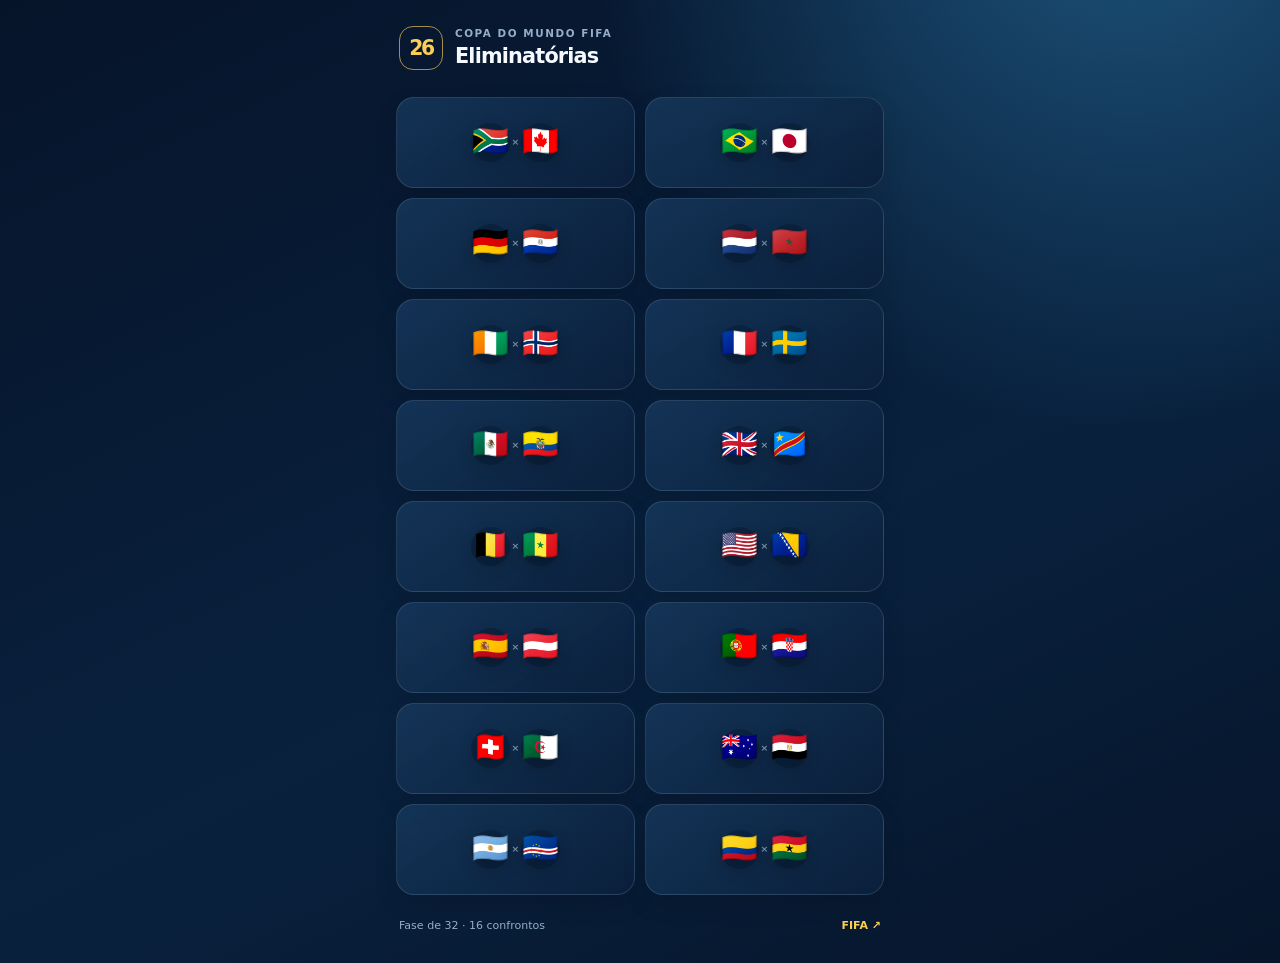
<file: index.html>
<!doctype html>
<html lang="pt-BR">
  <head>
    <meta charset="UTF-8" />
    <meta name="viewport" content="width=device-width, initial-scale=1.0" />
    <meta name="theme-color" content="#07182f" />
    <title>Copa do Mundo 2026 — Eliminatórias</title>
    <link rel="stylesheet" href="styles.css" />
    <script src="https://telegram.org/js/telegram-web-app.js"></script>
  </head>
  <body>
    <main class="app-shell">
      <header>
        <span class="edition">26</span>
        <div><p>COPA DO MUNDO FIFA</p><h1>Eliminatórias</h1></div>
      </header>
      <section id="matchups" class="matchups" aria-label="Confrontos da fase de 32"></section>
      <footer>
        <span>Fase de 32 · 16 confrontos</span>
        <a href="https://www.fifa.com/en/tournaments/mens/worldcup/canadamexicousa2026/standings" target="_blank" rel="noreferrer">FIFA ↗</a>
      </footer>
    </main>
    <script src="app.js"></script>
  </body>
</html>
</file>
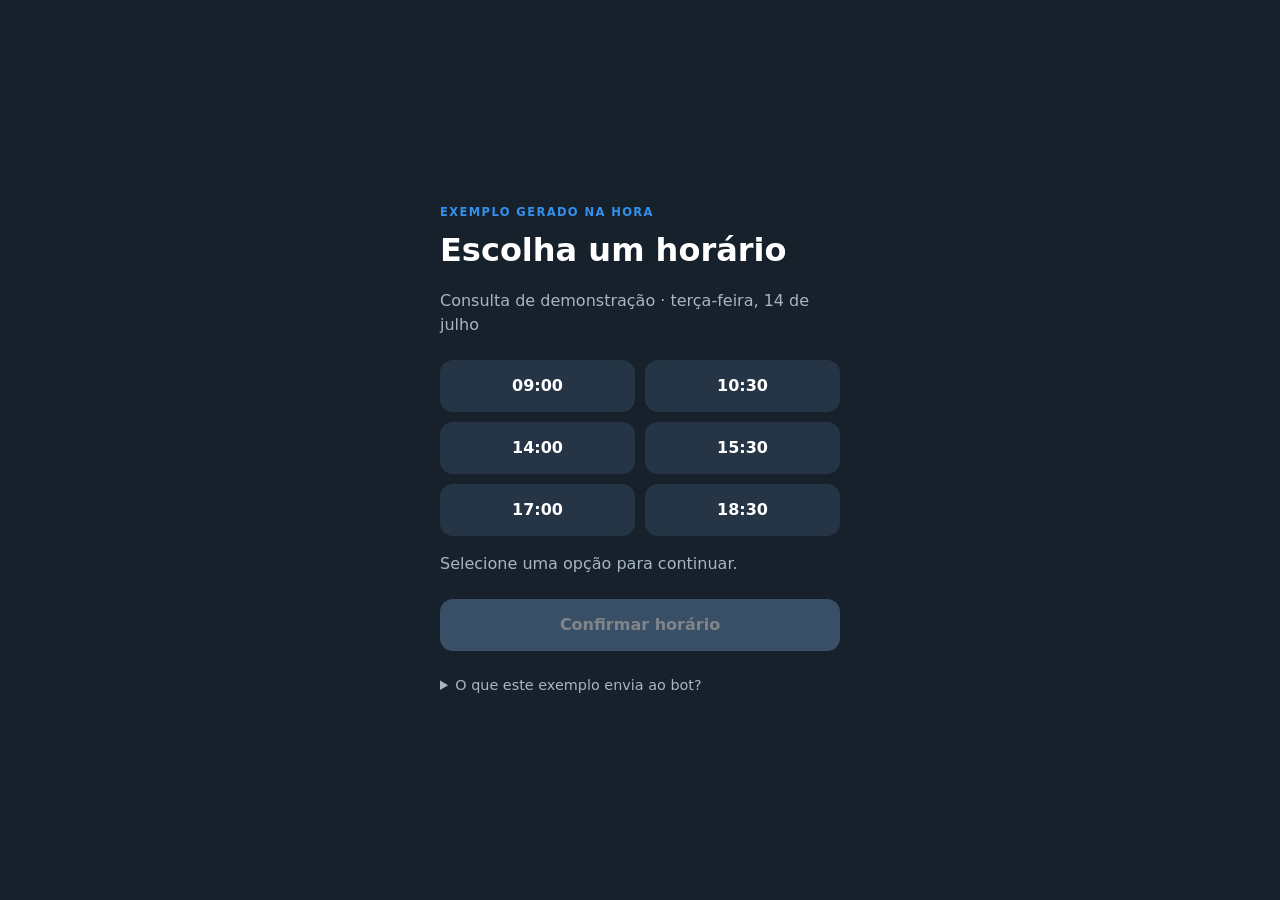
<file: agendamento/index.html>
<!doctype html>
<html lang="pt-BR">
<head>
  <meta charset="UTF-8" />
  <meta name="viewport" content="width=device-width, initial-scale=1" />
  <title>Escolher horário</title>
  <link rel="stylesheet" href="styles.css" />
  <script src="https://telegram.org/js/telegram-web-app.js"></script>
</head>
<body>
  <main>
    <p class="label">EXEMPLO GERADO NA HORA</p>
    <h1>Escolha um horário</h1>
    <p class="description">Consulta de demonstração · terça-feira, 14 de julho</p>
    <section id="slots" class="slots" aria-label="Horários disponíveis"></section>
    <p id="feedback" class="feedback" role="status">Selecione uma opção para continuar.</p>
    <button id="confirm" disabled>Confirmar horário</button>
    <details>
      <summary>O que este exemplo envia ao bot?</summary>
      <code id="payload">Selecione um horário para ver os dados.</code>
    </details>
  </main>
  <script src="app.js"></script>
</body>
</html>
</file>
<file: styles.css>
:root{--bg:var(--tg-theme-bg-color,#07182f);--text:var(--tg-theme-text-color,#f6f9fd);--muted:var(--tg-theme-hint-color,#95aec8);--card:var(--tg-theme-secondary-bg-color,#112949);--line:rgba(189,218,240,.14);--accent:#fbce56}*{box-sizing:border-box}body{margin:0;min-height:100vh;background:radial-gradient(circle at 88% -12%,#1d547c 0,transparent 35%),linear-gradient(155deg,#06142a,#09213e 58%,#06152a);color:var(--text);font:15px/1.4 Inter,ui-sans-serif,system-ui,-apple-system,"Segoe UI",sans-serif}.app-shell{width:min(100%,520px);margin:auto;padding:24px 16px 30px}header{display:flex;align-items:center;gap:12px;margin:2px 3px 26px}.edition{display:grid;place-items:center;width:44px;height:44px;border:1px solid rgba(251,206,86,.65);border-radius:14px;color:var(--accent);font-size:1.27rem;font-weight:900;letter-spacing:-.12em}header p{margin:0;color:var(--muted);font-size:.65rem;font-weight:800;letter-spacing:.15em}h1{margin:1px 0 0;font-size:1.3rem;letter-spacing:-.04em}.matchups{display:grid;grid-template-columns:repeat(2,minmax(0,1fr));gap:10px}.match{position:relative;display:flex;align-items:center;justify-content:center;gap:11px;min-height:91px;border:1px solid var(--line);border-radius:18px;background:linear-gradient(145deg,rgba(22,55,91,.86),rgba(11,32,60,.94));box-shadow:0 10px 23px rgba(0,0,0,.12);cursor:default}.match:after{content:"×";position:absolute;left:50%;top:50%;transform:translate(-50%,-50%);color:rgba(209,229,246,.54);font-size:.58rem;font-weight:800}.flag{display:grid;place-items:center;width:39px;height:39px;border-radius:50%;background:rgba(3,17,37,.31);font-size:1.85rem;line-height:1;filter:drop-shadow(0 5px 7px rgba(0,0,0,.21));transition:transform .16s ease}.match:hover .flag{transform:translateY(-2px) scale(1.06)}footer{display:flex;justify-content:space-between;margin:23px 3px 0;color:var(--muted);font-size:.69rem}footer a{color:var(--accent);font-weight:800;text-decoration:none}@media(max-width:345px){.app-shell{padding-inline:12px}.matchups{gap:8px}.match{min-height:81px;gap:8px}.flag{font-size:1.6rem;width:35px;height:35px}}
</file>
<file: agendamento/styles.css>
:root { --bg: var(--tg-theme-bg-color,#17212b); --card: var(--tg-theme-secondary-bg-color,#263545); --text: var(--tg-theme-text-color,#fff); --hint: var(--tg-theme-hint-color,#a7b5c4); --button: var(--tg-theme-button-color,#3390ec); --button-text: var(--tg-theme-button-text-color,#fff); }
* { box-sizing: border-box; }
body { margin:0; min-height:100vh; display:grid; place-items:center; background:var(--bg); color:var(--text); font:16px/1.45 Inter,system-ui,sans-serif; }
main { width:min(100%,440px); padding:32px 20px; }
.label { margin:0; color:var(--button); font-size:.72rem; font-weight:800; letter-spacing:.12em; }
h1 { margin:6px 0; font-size:2rem; }
.description,.feedback { color:var(--hint); }
.slots { display:grid; grid-template-columns:repeat(2,1fr); gap:10px; margin:24px 0 14px; }
.slot, #confirm { min-height:52px; border:0; border-radius:13px; cursor:pointer; font:inherit; font-weight:750; }
.slot { background:var(--card); color:var(--text); }
.slot.selected { background:color-mix(in srgb,var(--button) 24%,var(--card)); outline:2px solid var(--button); }
#confirm { width:100%; margin-top:8px; background:var(--button); color:var(--button-text); }
#confirm:disabled { cursor:not-allowed; filter:grayscale(.6); opacity:.45; }
details { margin-top:24px; color:var(--hint); font-size:.9rem; } summary { cursor:pointer; } code { display:block; margin-top:10px; overflow-wrap:anywhere; color:var(--text); }
</file>
